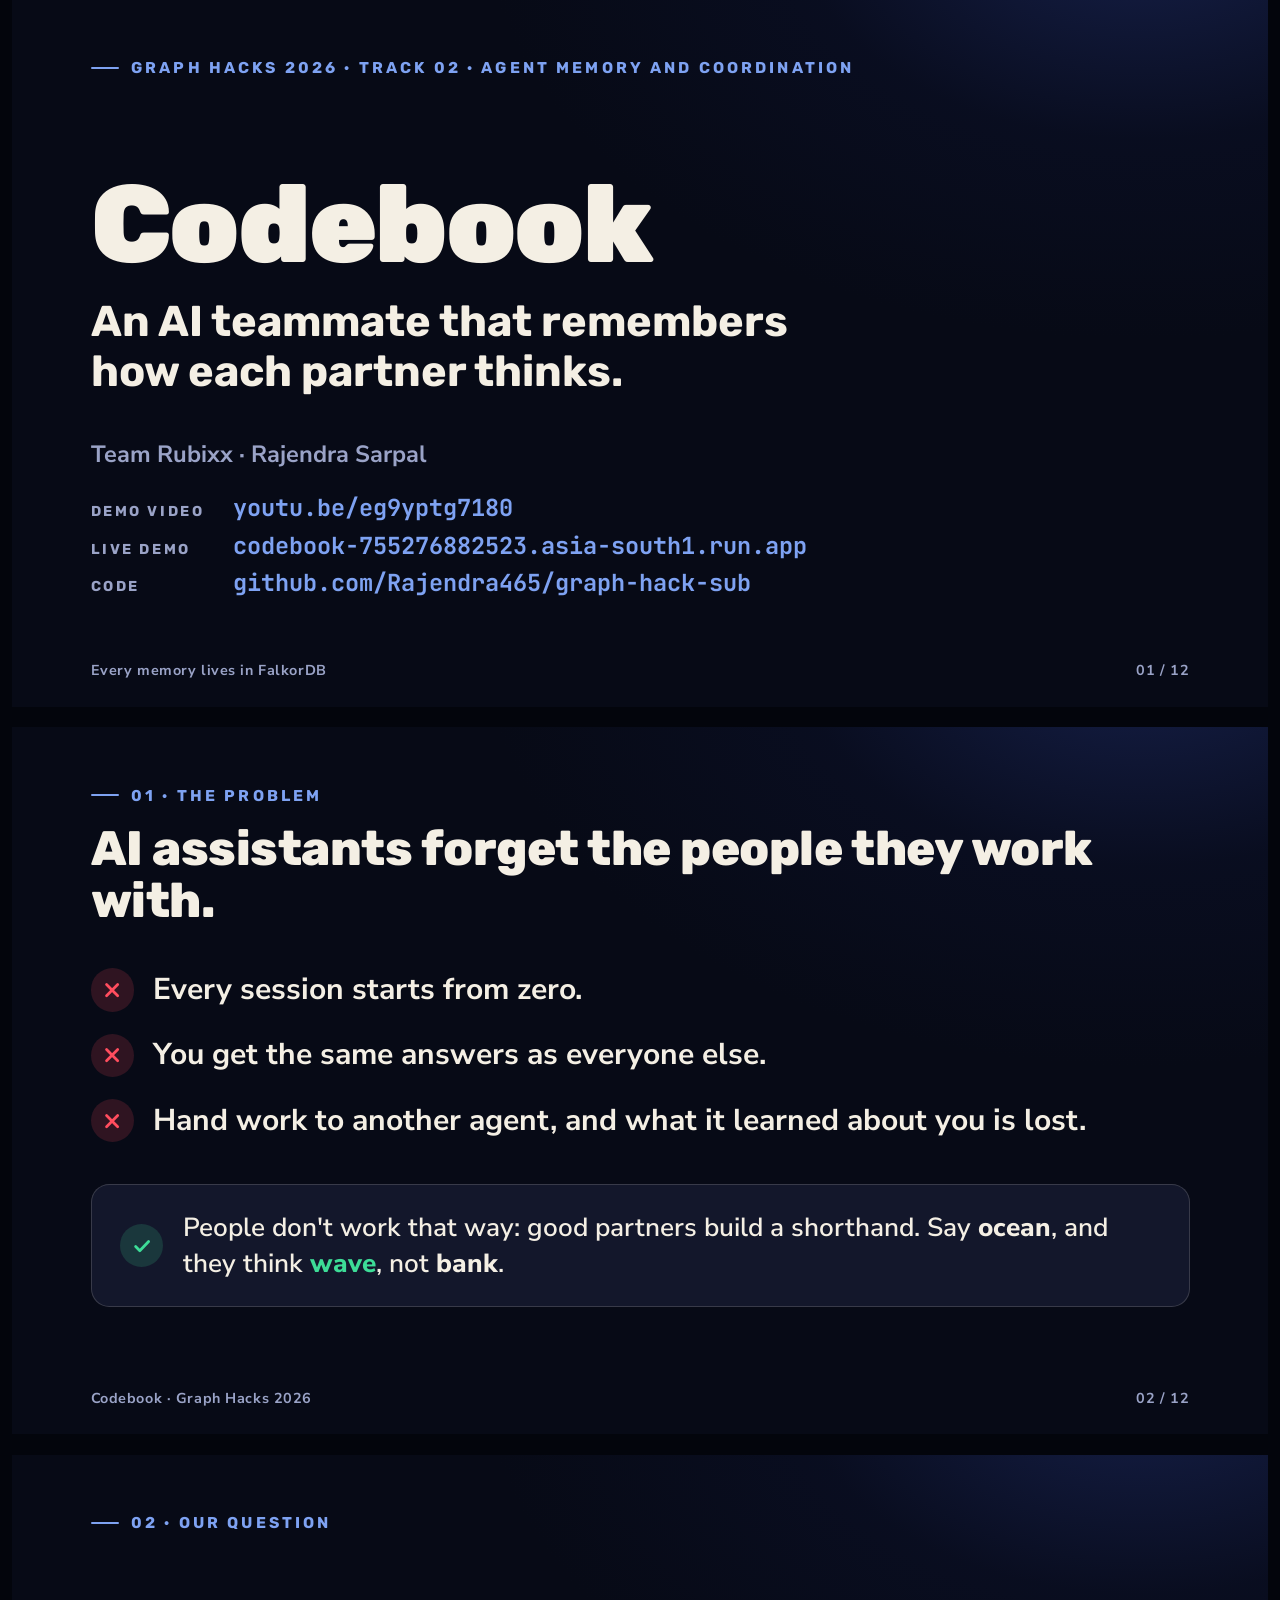
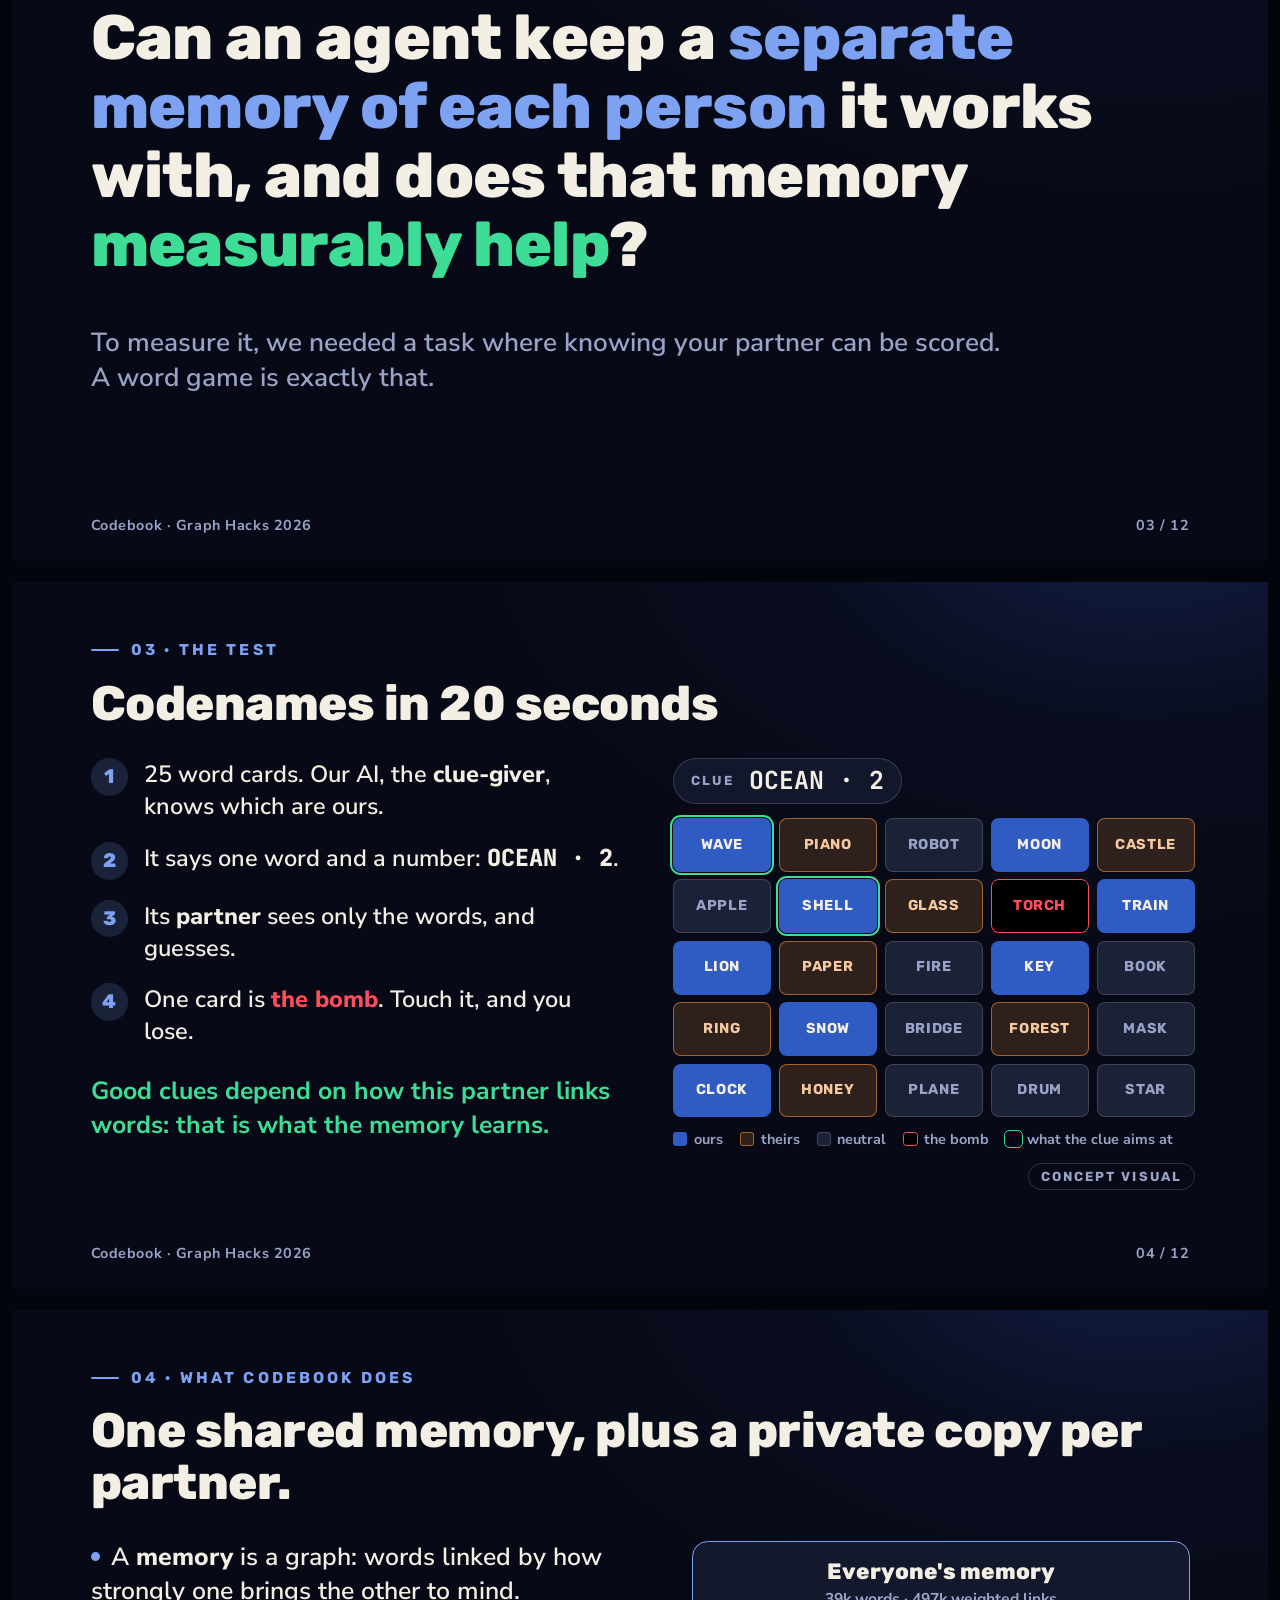
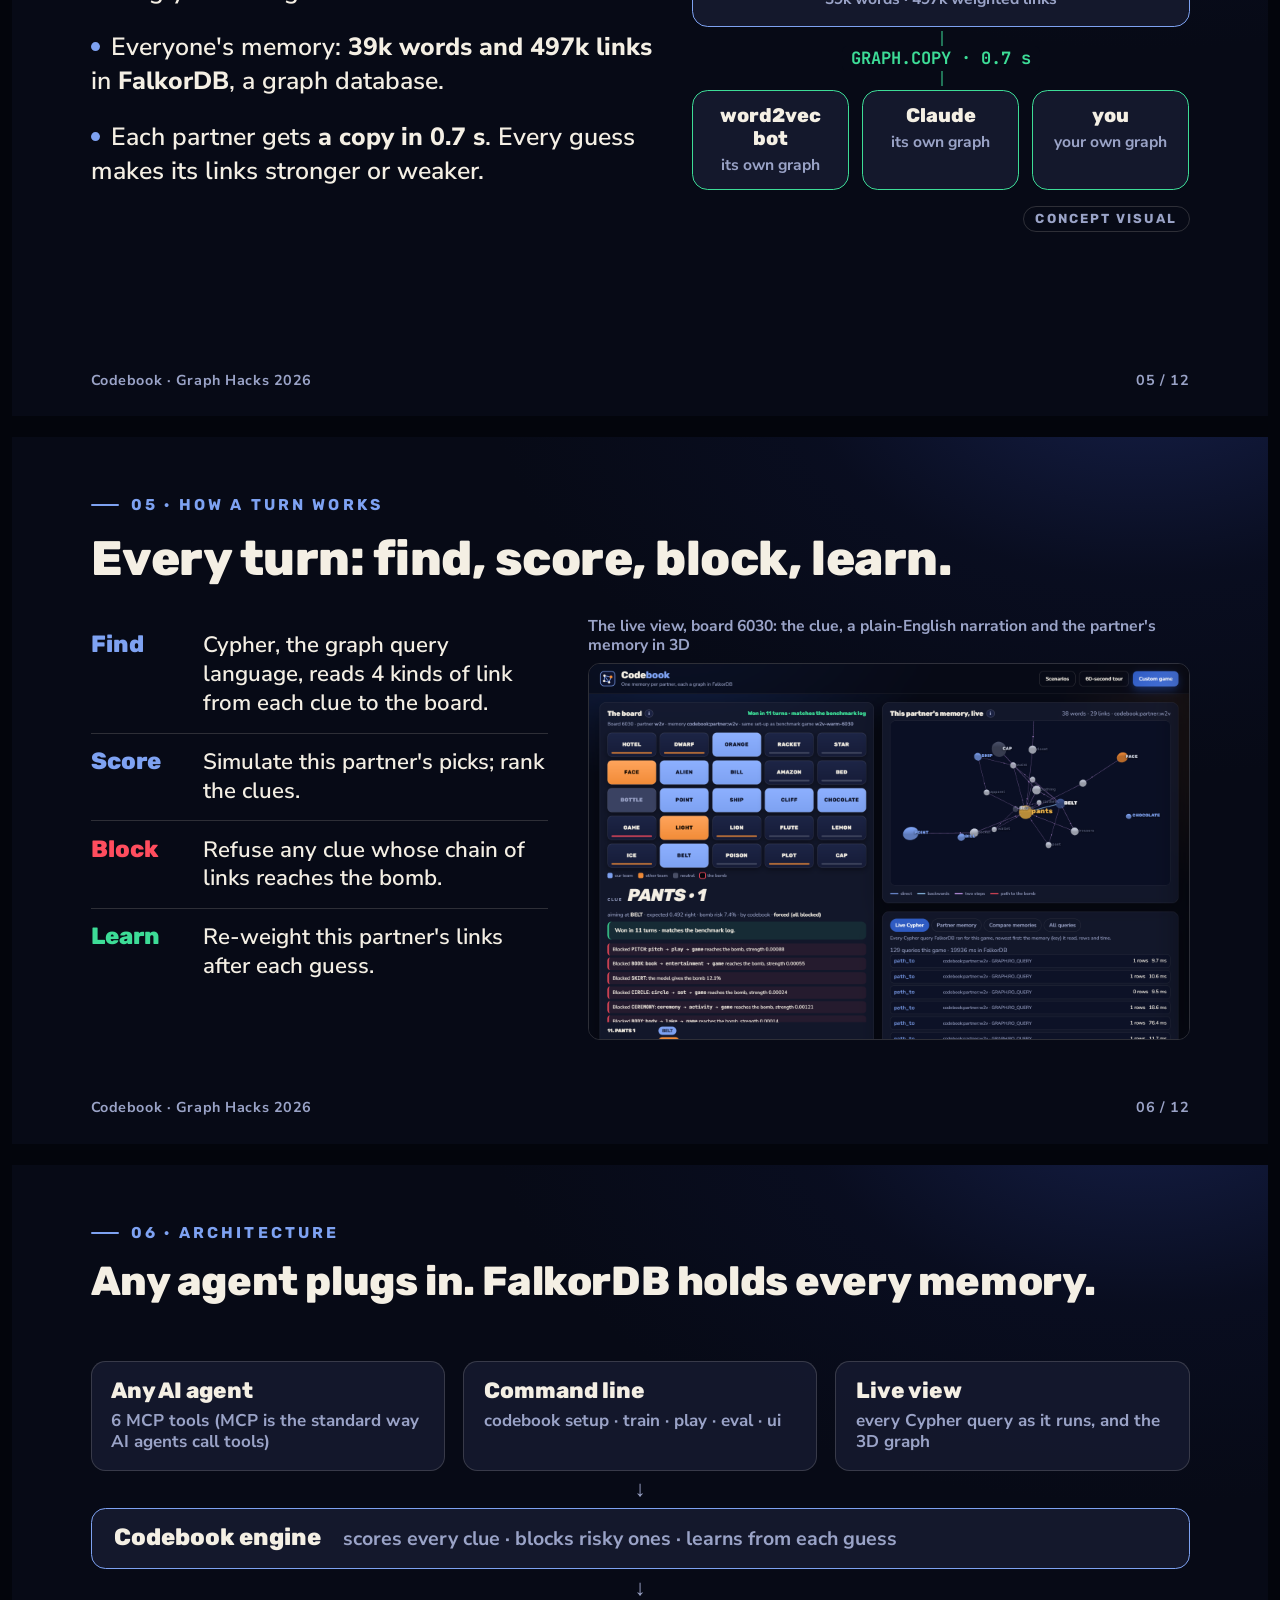
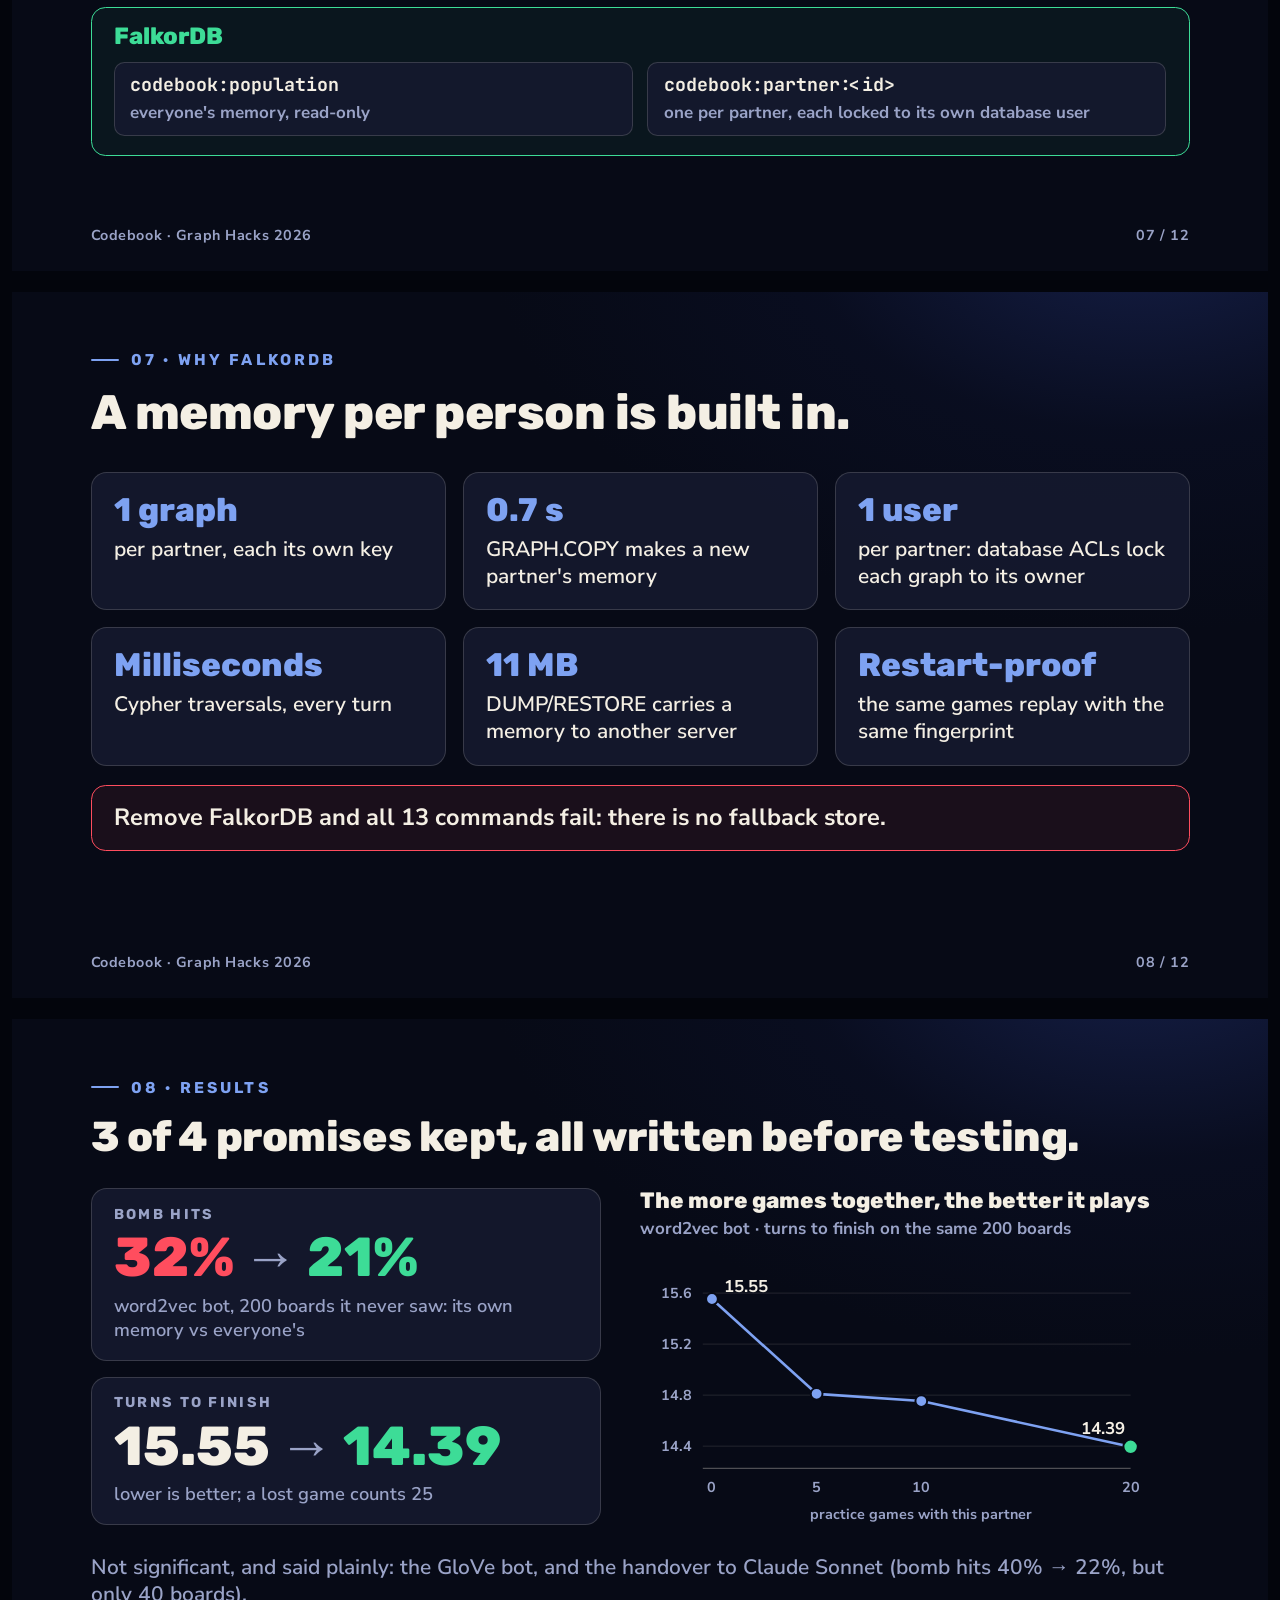
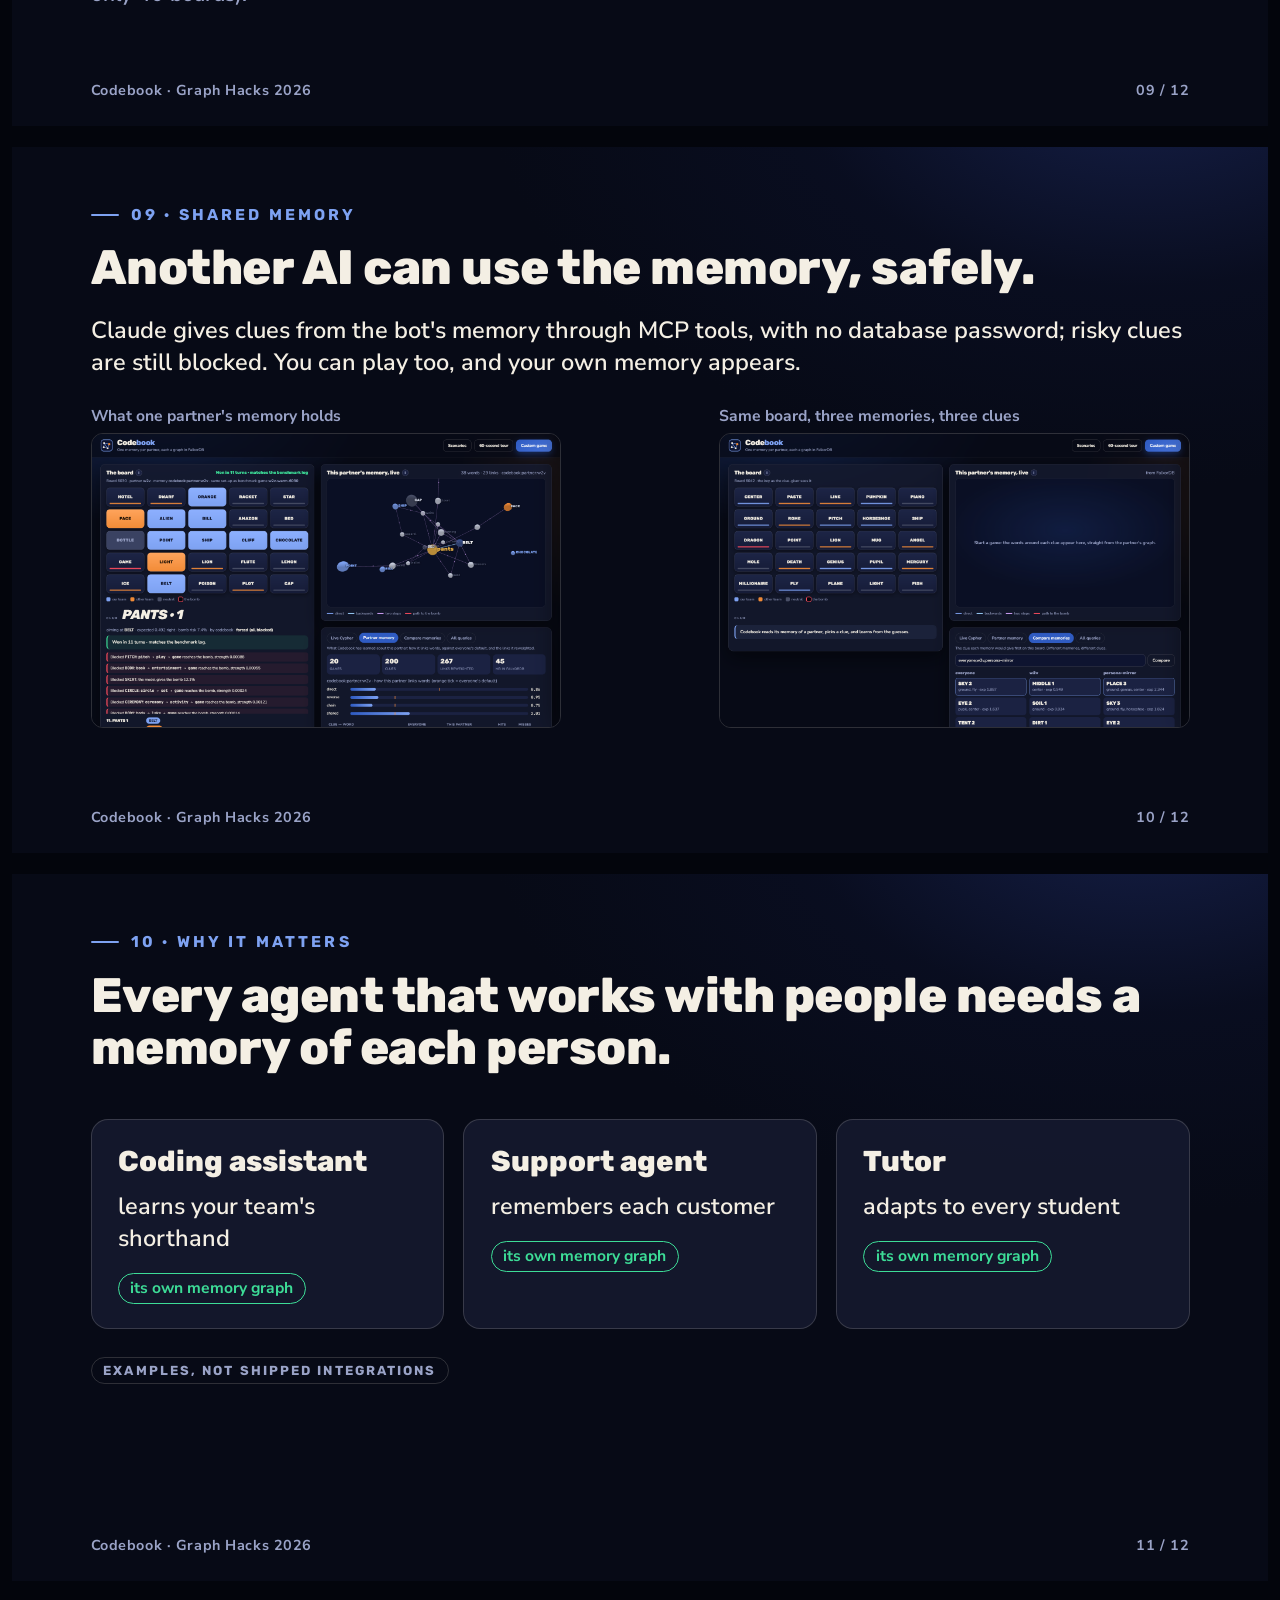
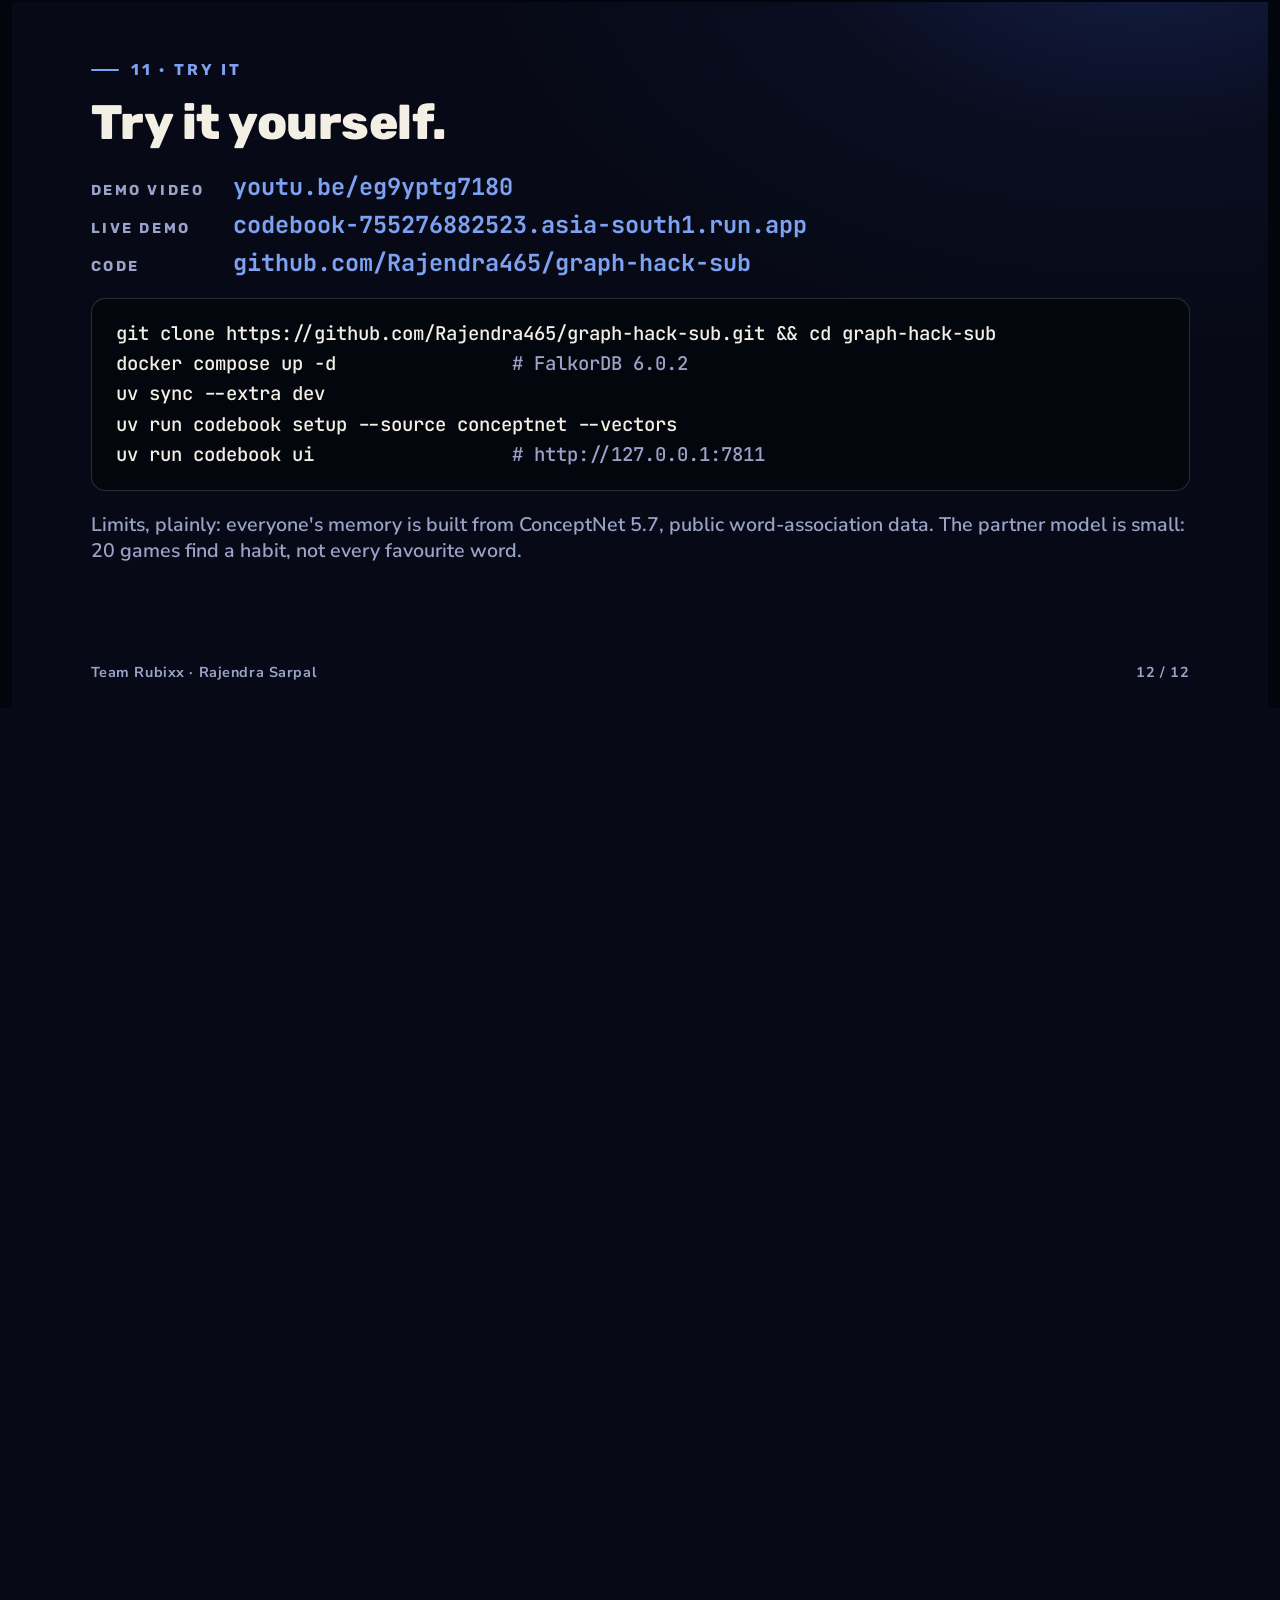
<file: docs/deck/index.html>
<!doctype html>
<html lang="en">
<head>
<meta charset="utf-8">
<meta name="viewport" content="width=device-width, initial-scale=1">
<title>Codebook pitch deck</title>
<link rel="preconnect" href="https://fonts.googleapis.com">
<link rel="preconnect" href="https://fonts.gstatic.com" crossorigin>
<link href="https://fonts.googleapis.com/css2?family=Rubik:wght@500;700;800;900&family=Nunito+Sans:wght@600;700;800&family=JetBrains+Mono:wght@500;700&display=swap" rel="stylesheet">
<style>
:root {
  --bg0: #070A16; --bg1: #0E1430; --bg2: #151A2E; --panel: rgba(21,26,46,0.92);
  --ink: #F4EFE4; --muted: #9AA3C7; --line: rgba(244,239,228,0.16);
  --blue: #7EA2F2; --blue-deep: #2F5BC2; --orange: #F28C38; --red: #FF4D5E; --green: #3DDC97;
  --display: "Rubik", Arial, sans-serif; --body: "Nunito Sans", Arial, sans-serif;
  --mono: "JetBrains Mono", Consolas, monospace;
}
@page { size: 1920px 1080px; margin: 0; }
* { box-sizing: border-box; -webkit-print-color-adjust: exact; print-color-adjust: exact; }
html, body { margin: 0; padding: 0; background: var(--bg0); color: var(--ink); font-family: var(--body); }
@media screen { body { background: #03050c; zoom: var(--fit, 1); } .slide { margin: 0 auto 32px; } }
.slide {
  position: relative; width: 1920px; height: 1080px; overflow: hidden; padding: 92px 120px 120px;
  background: radial-gradient(1400px 900px at 90% -12%, #16204a 0%, rgba(14,20,48,0.55) 38%, var(--bg0) 72%);
  break-after: page; page-break-after: always;
}
.slide:last-child { break-after: auto; page-break-after: auto; }
.label { display: flex; align-items: center; gap: 18px; font: 700 24px/1 var(--display); letter-spacing: .2em;
  text-transform: uppercase; color: var(--blue); }
.label::before { content: ""; width: 44px; height: 3px; border-radius: 2px; background: var(--blue); }
h1 { margin: 0; font: 900 168px/.92 var(--display); letter-spacing: -.02em; }
h2 { margin: 30px 0 0; max-width: 1640px; font: 800 74px/1.07 var(--display); letter-spacing: -.01em; }
p { margin: 0; font-size: 38px; line-height: 1.36; font-weight: 600; }
b { font-weight: 800; }
.muted { color: var(--muted); }
.blue { color: var(--blue); } .green { color: var(--green); } .red { color: var(--red); } .orange { color: var(--orange); }
.mono { font-family: var(--mono); }
a { color: inherit; text-decoration: none; }
.footer { position: absolute; left: 120px; right: 120px; bottom: 44px; display: flex; justify-content: space-between;
  font: 700 22px/1 var(--body); letter-spacing: .04em; color: var(--muted); }
.tag { display: inline-block; padding: 9px 18px; border: 1.5px solid var(--line); border-radius: 999px;
  font: 700 20px/1 var(--display); letter-spacing: .16em; text-transform: uppercase; color: var(--muted); }
.card { background: var(--panel); border: 1.5px solid var(--line); border-radius: 28px; padding: 38px 44px; }
.icon { flex: none; display: grid; place-items: center; width: 66px; height: 66px; border-radius: 50%; }
.icon svg { width: 34px; height: 34px; }
.icon.no { background: rgba(255,77,94,.16); color: var(--red); }
.icon.yes { background: rgba(61,220,151,.16); color: var(--green); }
.shot { display: block; width: 100%; border-radius: 18px; border: 1.5px solid var(--line); }
.cap { margin: 0 0 12px; font: 700 24px/1.2 var(--body); color: var(--muted); }

/* 1 · title */
.lead { margin-top: 34px; font: 700 66px/1.16 var(--display); color: var(--ink); }
.who { margin-top: 70px; font: 700 36px/1 var(--body); color: var(--muted); }
.links { margin-top: 44px; display: grid; gap: 22px; }
.links div { display: flex; align-items: baseline; gap: 28px; }
.links .k { width: 190px; font: 700 22px/1 var(--display); letter-spacing: .18em; text-transform: uppercase; color: var(--muted); }
.links a { font: 700 36px/1 var(--mono); color: var(--blue); }

/* 2 · problem */
.rows { margin-top: 64px; display: grid; gap: 34px; }
.row { display: flex; align-items: center; gap: 30px; font: 700 46px/1.2 var(--body); }
.contrast { margin-top: 64px; display: flex; align-items: center; gap: 30px; max-width: 1680px; }
.contrast p { font-size: 40px; }

/* 3 · question */
.question { margin-top: 110px; max-width: 1640px; font: 800 96px/1.1 var(--display); letter-spacing: -.01em; }
.question-sub { margin-top: 70px; max-width: 1400px; font-size: 40px; color: var(--muted); }

/* 4 · the test */
.two { display: grid; grid-template-columns: 820px 1fr; gap: 70px; margin-top: 44px; }
.steps { display: grid; gap: 30px; }
.step { display: flex; gap: 24px; align-items: flex-start; }
.num { flex: none; width: 58px; height: 58px; border-radius: 50%; display: grid; place-items: center;
  background: rgba(126,162,242,.16); color: var(--blue); font: 800 30px/1 var(--display); }
.step p { font-size: 36px; }
.punch { margin-top: 42px; font-size: 38px; color: var(--green); font-weight: 700; }
.clue { display: inline-flex; align-items: center; gap: 22px; margin-bottom: 22px; padding: 14px 26px;
  border-radius: 999px; background: var(--panel); border: 1.5px solid var(--line); }
.clue .k { font: 700 20px/1 var(--display); letter-spacing: .18em; color: var(--muted); }
.clue .v { font: 700 38px/1 var(--mono); }
.board { display: grid; grid-template-columns: repeat(5, 150px); gap: 12px; }
.c { height: 82px; border-radius: 12px; display: grid; place-items: center; font: 700 22px/1 var(--display);
  letter-spacing: .04em; border: 2px solid transparent; }
.c.o { background: var(--blue-deep); color: var(--ink); }
.c.t { background: rgba(242,140,56,.17); border-color: rgba(242,140,56,.6); color: #F7C9A0; }
.c.n { background: #1b2137; border-color: var(--line); color: var(--muted); }
.c.b { background: #000; border-color: var(--red); color: var(--red); }
.c.aim { outline: 4px solid var(--green); outline-offset: 3px; }
.legend { margin-top: 22px; display: flex; flex-wrap: wrap; gap: 14px 26px; font: 700 22px/1 var(--body); color: var(--muted); }
.legend span { display: inline-flex; align-items: center; gap: 10px; }
.legend i { display: inline-block; width: 22px; height: 22px; border-radius: 5px; }
.under { margin-top: 26px; display: flex; justify-content: flex-end; width: 798px; }

/* 5 · the idea */
.idea { display: grid; grid-template-columns: 860px 1fr; gap: 60px; margin-top: 50px; align-items: start; }
.bullets { display: grid; gap: 34px; }
.bullets p { font-size: 38px; }
.dot { display: inline-block; width: 14px; height: 14px; margin-right: 18px; border-radius: 50%; background: var(--blue);
  transform: translateY(-6px); }
.diagram { display: grid; justify-items: center; gap: 0; }
.box { border-radius: 24px; border: 2px solid var(--blue); background: var(--panel); padding: 26px 34px; text-align: center; }
.box .t { font: 800 34px/1.15 var(--display); }
.box .s { margin-top: 8px; font: 700 24px/1.2 var(--body); color: var(--muted); }
.arrow { height: 96px; display: grid; place-items: center; font: 700 26px/1 var(--mono); color: var(--green); position: relative; }
.arrow::before { content: ""; position: absolute; left: 50%; top: 6px; bottom: 6px; width: 3px; background: var(--green); opacity: .5; }
.arrow span { position: relative; padding: 6px 14px; background: var(--bg0); border-radius: 8px; }
.copies { display: grid; grid-template-columns: repeat(3, 1fr); gap: 20px; width: 100%; }
.copies .box { border-color: var(--green); padding: 22px 14px; }
.copies .t { font-size: 30px; }

/* 6 · a turn */
.turn { display: grid; grid-template-columns: 700px 1fr; gap: 60px; margin-top: 50px; }
.tstep { display: grid; grid-template-columns: 150px 1fr; gap: 22px; align-items: baseline; padding: 22px 0;
  border-bottom: 1.5px solid var(--line); }
.tstep:last-child { border-bottom: 0; }
.tstep .k { font: 800 36px/1 var(--display); }
.tstep p { font-size: 34px; line-height: 1.3; }

/* 7 · architecture */
.arch { margin-top: 44px; display: grid; gap: 0; }
.doors { display: grid; grid-template-columns: repeat(3, 1fr); gap: 28px; }
.door { padding: 26px 30px; border-radius: 22px; background: var(--panel); border: 1.5px solid var(--line); }
.door .t { font: 800 34px/1.1 var(--display); }
.door .s { margin-top: 10px; font: 700 26px/1.25 var(--body); color: var(--muted); }
.down { height: 58px; display: grid; place-items: center; color: var(--muted); font: 800 34px/1 var(--display); }
.engine { padding: 26px 34px; border-radius: 22px; background: var(--panel); border: 2px solid var(--blue);
  display: flex; align-items: baseline; gap: 34px; }
.engine .t { font: 800 36px/1 var(--display); }
.engine .s { font: 700 30px/1.2 var(--body); color: var(--muted); }
.falkor { padding: 26px 34px 30px; border-radius: 22px; border: 2px solid var(--green); background: rgba(61,220,151,.06); }
.falkor .t { font: 800 36px/1 var(--display); color: var(--green); }
.keys { margin-top: 20px; display: grid; grid-template-columns: 1fr 1fr; gap: 22px; }
.key { padding: 18px 24px; border-radius: 16px; background: var(--panel); border: 1.5px solid var(--line); }
.key .m { font: 700 28px/1.2 var(--mono); }
.key .s { margin-top: 8px; font: 700 26px/1.25 var(--body); color: var(--muted); }

/* 8 · why falkordb */
.grid6 { margin-top: 50px; display: grid; grid-template-columns: repeat(3, 1fr); gap: 26px; }
.tile { padding: 30px 34px; border-radius: 24px; background: var(--panel); border: 1.5px solid var(--line); min-height: 210px; }
.tile .big { font: 800 50px/1.05 var(--display); color: var(--blue); }
.tile p { margin-top: 14px; font-size: 32px; line-height: 1.28; }
.banner { margin-top: 30px; padding: 26px 34px; border-radius: 22px; border: 2px solid var(--red);
  background: rgba(255,77,94,.08); font: 700 36px/1.25 var(--body); }

/* 9 · results */
.results { display: grid; grid-template-columns: 780px 1fr; gap: 60px; margin-top: 44px; }
.stat { padding: 28px 34px; border-radius: 24px; background: var(--panel); border: 1.5px solid var(--line); }
.stat + .stat { margin-top: 24px; }
.stat .k { font: 700 22px/1 var(--display); letter-spacing: .16em; text-transform: uppercase; color: var(--muted); }
.stat .v { margin-top: 14px; font: 800 84px/1 var(--display); }
.stat .v .arrowr { color: var(--muted); font-weight: 700; margin: 0 14px; }
.stat p { margin-top: 12px; font-size: 28px; line-height: 1.3; color: var(--muted); }
.chart-title { font: 800 34px/1.15 var(--display); }
.chart-sub { margin-top: 8px; font: 700 26px/1.2 var(--body); color: var(--muted); }
.chart { margin-top: 10px; }
.chart text { font-family: var(--body); font-weight: 700; }
.honest { margin-top: 34px; font-size: 32px; line-height: 1.32; color: var(--muted); }

/* 10 · coordination */
.coord .intro { margin-top: 30px; max-width: 1680px; font-size: 36px; }
.pair { margin-top: 44px; display: grid; grid-template-columns: 720px 720px; justify-content: space-between; }

/* 11 · beyond */
.uses { margin-top: 70px; display: grid; grid-template-columns: repeat(3, 1fr); gap: 30px; }
.use { padding: 40px 40px 36px; border-radius: 26px; background: var(--panel); border: 1.5px solid var(--line); }
.use .t { font: 800 44px/1.1 var(--display); }
.use p { margin-top: 18px; font-size: 36px; }
.use .chip { margin-top: 30px; display: inline-block; padding: 10px 18px; border-radius: 999px; border: 2px solid var(--green);
  color: var(--green); font: 700 24px/1 var(--body); }
.foot-tag { margin-top: 44px; }

/* 12 · try it */
.try { margin-top: 40px; display: grid; gap: 18px; }
.code { margin-top: 36px; padding: 30px 38px; border-radius: 22px; background: #04060e; border: 1.5px solid var(--line);
  font: 500 29px/1.6 var(--mono); color: var(--ink); white-space: pre; }
.code .c2 { color: var(--muted); }
.limits { margin-top: 32px; max-width: 1680px; font-size: 30px; line-height: 1.34; color: var(--muted); }
</style>
</head>
<body>

<!-- 1 · title -->
<section class="slide" aria-label="Slide 1: Codebook">
  <div class="label">Graph Hacks 2026 · Track 02 · Agent Memory and Coordination</div>
  <h1 style="margin-top:150px">Codebook</h1>
  <div class="lead">An AI teammate that remembers<br>how each partner thinks.</div>
  <div class="who">Team Rubixx · Rajendra Sarpal</div>
  <div class="links">
    <div><span class="k">Demo video</span><a href="https://youtu.be/eg9yptg7180">youtu.be/eg9yptg7180</a></div>
    <div><span class="k">Live demo</span><a href="https://codebook-755276882523.asia-south1.run.app">codebook-755276882523.asia-south1.run.app</a></div>
    <div><span class="k">Code</span><a href="https://github.com/Rajendra465/graph-hack-sub">github.com/Rajendra465/graph-hack-sub</a></div>
  </div>
  <div class="footer"><span>Every memory lives in FalkorDB</span><span>01 / 12</span></div>
</section>

<!-- 2 · problem -->
<section class="slide" aria-label="Slide 2: The problem">
  <div class="label">01 · The problem</div>
  <h2>AI assistants forget the people they work with.</h2>
  <div class="rows">
    <div class="row"><span class="icon no"><svg viewBox="0 0 24 24" fill="none"><path d="M6 6l12 12M18 6L6 18" stroke="currentColor" stroke-width="3" stroke-linecap="round"/></svg></span>Every session starts from zero.</div>
    <div class="row"><span class="icon no"><svg viewBox="0 0 24 24" fill="none"><path d="M6 6l12 12M18 6L6 18" stroke="currentColor" stroke-width="3" stroke-linecap="round"/></svg></span>You get the same answers as everyone else.</div>
    <div class="row"><span class="icon no"><svg viewBox="0 0 24 24" fill="none"><path d="M6 6l12 12M18 6L6 18" stroke="currentColor" stroke-width="3" stroke-linecap="round"/></svg></span>Hand work to another agent, and what it learned about you is lost.</div>
  </div>
  <div class="card contrast">
    <span class="icon yes"><svg viewBox="0 0 24 24" fill="none"><path d="M5 12.5l4.5 4.5L19 7" stroke="currentColor" stroke-width="3" stroke-linecap="round" stroke-linejoin="round"/></svg></span>
    <p>People don't work that way: good partners build a shorthand. Say <b>ocean</b>, and they think <b class="green">wave</b>, not <b>bank</b>.</p>
  </div>
  <div class="footer"><span>Codebook · Graph Hacks 2026</span><span>02 / 12</span></div>
</section>

<!-- 3 · question -->
<section class="slide" aria-label="Slide 3: Our question">
  <div class="label">02 · Our question</div>
  <div class="question">Can an agent keep a <span class="blue">separate memory of each person</span> it works with, and does that memory <span class="green">measurably help</span>?</div>
  <p class="question-sub">To measure it, we needed a task where knowing your partner can be scored. A word game is exactly that.</p>
  <div class="footer"><span>Codebook · Graph Hacks 2026</span><span>03 / 12</span></div>
</section>

<!-- 4 · the test -->
<section class="slide" aria-label="Slide 4: The test, Codenames">
  <div class="label">03 · The test</div>
  <h2>Codenames in 20 seconds</h2>
  <div class="two">
    <div>
      <div class="steps">
        <div class="step"><span class="num">1</span><p>25 word cards. Our AI, the <b>clue-giver</b>, knows which are ours.</p></div>
        <div class="step"><span class="num">2</span><p>It says one word and a number: <b class="mono">OCEAN · 2</b>.</p></div>
        <div class="step"><span class="num">3</span><p>Its <b>partner</b> sees only the words, and guesses.</p></div>
        <div class="step"><span class="num">4</span><p>One card is <b class="red">the bomb</b>. Touch it, and you lose.</p></div>
      </div>
      <p class="punch">Good clues depend on how this partner links words: that is what the memory learns.</p>
    </div>
    <div>
      <div class="clue"><span class="k">CLUE</span><span class="v">OCEAN · 2</span></div>
      <div class="board">
        <div class="c o aim">WAVE</div><div class="c t">PIANO</div><div class="c n">ROBOT</div><div class="c o">MOON</div><div class="c t">CASTLE</div>
        <div class="c n">APPLE</div><div class="c o aim">SHELL</div><div class="c t">GLASS</div><div class="c b">TORCH</div><div class="c o">TRAIN</div>
        <div class="c o">LION</div><div class="c t">PAPER</div><div class="c n">FIRE</div><div class="c o">KEY</div><div class="c n">BOOK</div>
        <div class="c t">RING</div><div class="c o">SNOW</div><div class="c n">BRIDGE</div><div class="c t">FOREST</div><div class="c n">MASK</div>
        <div class="c o">CLOCK</div><div class="c t">HONEY</div><div class="c n">PLANE</div><div class="c n">DRUM</div><div class="c n">STAR</div>
      </div>
      <div class="legend">
        <span><i style="background:var(--blue-deep)"></i>ours</span>
        <span><i style="background:rgba(242,140,56,.17);border:2px solid rgba(242,140,56,.6)"></i>theirs</span>
        <span><i style="background:#1b2137;border:2px solid var(--line)"></i>neutral</span>
        <span><i style="background:#000;border:2px solid var(--red)"></i>the bomb</span>
        <span><i style="outline:3px solid var(--green);outline-offset:2px;background:transparent"></i>what the clue aims at</span>
      </div>
      <div class="under"><span class="tag">Concept visual</span></div>
    </div>
  </div>
  <div class="footer"><span>Codebook · Graph Hacks 2026</span><span>04 / 12</span></div>
</section>

<!-- 5 · the idea -->
<section class="slide" aria-label="Slide 5: What Codebook does">
  <div class="label">04 · What Codebook does</div>
  <h2>One shared memory, plus a private copy per partner.</h2>
  <div class="idea">
    <div class="bullets">
      <p><span class="dot"></span>A <b>memory</b> is a graph: words linked by how strongly one brings the other to mind.</p>
      <p><span class="dot"></span>Everyone's memory: <b>39k words and 497k links</b> in <b>FalkorDB</b>, a graph database.</p>
      <p><span class="dot"></span>Each partner gets <b>a copy in 0.7 s</b>. Every guess makes its links stronger or weaker.</p>
    </div>
    <div class="diagram">
      <div class="box" style="width:100%"><div class="t">Everyone's memory</div><div class="s">39k words · 497k weighted links</div></div>
      <div class="arrow"><span>GRAPH.COPY · 0.7 s</span></div>
      <div class="copies">
        <div class="box"><div class="t">word2vec bot</div><div class="s">its own graph</div></div>
        <div class="box"><div class="t">Claude</div><div class="s">its own graph</div></div>
        <div class="box"><div class="t">you</div><div class="s">your own graph</div></div>
      </div>
      <div class="under" style="width:100%;margin-top:24px"><span class="tag">Concept visual</span></div>
    </div>
  </div>
  <div class="footer"><span>Codebook · Graph Hacks 2026</span><span>05 / 12</span></div>
</section>

<!-- 6 · a turn -->
<section class="slide" aria-label="Slide 6: Every turn">
  <div class="label">05 · How a turn works</div>
  <h2>Every turn: find, score, block, learn.</h2>
  <div class="turn">
    <div>
      <div class="tstep"><span class="k blue">Find</span><p>Cypher, the graph query language, reads 4 kinds of link from each clue to the board.</p></div>
      <div class="tstep"><span class="k blue">Score</span><p>Simulate this partner's picks; rank the clues.</p></div>
      <div class="tstep"><span class="k red">Block</span><p>Refuse any clue whose chain of links reaches the bomb.</p></div>
      <div class="tstep"><span class="k green">Learn</span><p>Re-weight this partner's links after each guess.</p></div>
    </div>
    <div>
      <p class="cap">The live view, board 6030: the clue, a plain-English narration and the partner's memory in 3D</p>
      <img class="shot" src="../img/live-view.png" alt="The live view on board 6030 with the word2vec bot's own memory">
    </div>
  </div>
  <div class="footer"><span>Codebook · Graph Hacks 2026</span><span>06 / 12</span></div>
</section>

<!-- 7 · architecture -->
<section class="slide" aria-label="Slide 7: Architecture">
  <div class="label">06 · Architecture</div>
  <h2 style="font-size:62px">Any agent plugs in. FalkorDB holds every memory.</h2>
  <div class="arch">
    <div class="doors" style="margin-top:44px">
      <div class="door"><div class="t">Any AI agent</div><div class="s">6 MCP tools (MCP is the standard way AI agents call tools)</div></div>
      <div class="door"><div class="t">Command line</div><div class="s">codebook setup · train · play · eval · ui</div></div>
      <div class="door"><div class="t">Live view</div><div class="s">every Cypher query as it runs, and the 3D graph</div></div>
    </div>
    <div class="down">↓</div>
    <div class="engine"><span class="t">Codebook engine</span><span class="s">scores every clue · blocks risky ones · learns from each guess</span></div>
    <div class="down">↓</div>
    <div class="falkor">
      <div class="t">FalkorDB</div>
      <div class="keys">
        <div class="key"><div class="m">codebook:population</div><div class="s">everyone's memory, read-only</div></div>
        <div class="key"><div class="m">codebook:partner:&lt;id&gt;</div><div class="s">one per partner, each locked to its own database user</div></div>
      </div>
    </div>
  </div>
  <div class="footer"><span>Codebook · Graph Hacks 2026</span><span>07 / 12</span></div>
</section>

<!-- 8 · why falkordb -->
<section class="slide" aria-label="Slide 8: Why FalkorDB">
  <div class="label">07 · Why FalkorDB</div>
  <h2>A memory per person is built in.</h2>
  <div class="grid6">
    <div class="tile"><div class="big">1 graph</div><p>per partner, each its own key</p></div>
    <div class="tile"><div class="big">0.7 s</div><p>GRAPH.COPY makes a new partner's memory</p></div>
    <div class="tile"><div class="big">1 user</div><p>per partner: database ACLs lock each graph to its owner</p></div>
    <div class="tile"><div class="big">Milliseconds</div><p>Cypher traversals, every turn</p></div>
    <div class="tile"><div class="big">11 MB</div><p>DUMP/RESTORE carries a memory to another server</p></div>
    <div class="tile"><div class="big">Restart-proof</div><p>the same games replay with the same fingerprint</p></div>
  </div>
  <div class="banner">Remove FalkorDB and all 13 commands fail: there is no fallback store.</div>
  <div class="footer"><span>Codebook · Graph Hacks 2026</span><span>08 / 12</span></div>
</section>

<!-- 9 · results -->
<section class="slide" aria-label="Slide 9: Results">
  <div class="label">08 · Results</div>
  <h2 style="font-size:64px">3 of 4 promises kept, all written before testing.</h2>
  <div class="results">
    <div>
      <div class="stat">
        <div class="k">Bomb hits</div>
        <div class="v"><span class="red">32%</span><span class="arrowr">→</span><span class="green">21%</span></div>
        <p>word2vec bot, 200 boards it never saw: its own memory vs everyone's</p>
      </div>
      <div class="stat">
        <div class="k">Turns to finish</div>
        <div class="v">15.55<span class="arrowr">→</span><span class="green">14.39</span></div>
        <p>lower is better; a lost game counts 25</p>
      </div>
    </div>
    <div>
      <div class="chart-title">The more games together, the better it plays</div>
      <div class="chart-sub">word2vec bot · turns to finish on the same 200 boards</div>
      <svg class="chart" width="780" height="430" viewBox="0 0 780 430" role="img" aria-label="Turns to finish after 0, 5, 10 and 20 practice games: 15.55, 14.81, 14.75, 14.39">
        <g stroke="rgba(244,239,228,0.12)" stroke-width="1.5">
          <line x1="96" y1="72" x2="750" y2="72"/><line x1="96" y1="150" x2="750" y2="150"/>
          <line x1="96" y1="228" x2="750" y2="228"/><line x1="96" y1="306" x2="750" y2="306"/>
        </g>
        <line x1="96" y1="340" x2="750" y2="340" stroke="rgba(244,239,228,0.3)" stroke-width="2"/>
        <g fill="#9AA3C7" font-size="22" text-anchor="end">
          <text x="80" y="80">15.6</text><text x="80" y="158">15.2</text><text x="80" y="236">14.8</text><text x="80" y="314">14.4</text>
        </g>
        <g fill="#9AA3C7" font-size="22" text-anchor="middle">
          <text x="110" y="376">0</text><text x="270" y="376">5</text><text x="430" y="376">10</text><text x="750" y="376">20</text>
          <text x="430" y="418">practice games with this partner</text>
        </g>
        <polyline points="110,81 270,226 430,237 750,307" fill="none" stroke="#7EA2F2" stroke-width="4" stroke-linejoin="round" stroke-linecap="round"/>
        <g stroke="#070A16" stroke-width="3">
          <circle cx="110" cy="81" r="9" fill="#7EA2F2"><title>0 games: 15.55 turns</title></circle>
          <circle cx="270" cy="226" r="9" fill="#7EA2F2"><title>5 games: 14.81 turns</title></circle>
          <circle cx="430" cy="237" r="9" fill="#7EA2F2"><title>10 games: 14.75 turns</title></circle>
          <circle cx="750" cy="307" r="11" fill="#3DDC97"><title>20 games: 14.39 turns</title></circle>
        </g>
        <g fill="#F4EFE4" font-size="26">
          <text x="128" y="70">15.55</text><text x="742" y="288" text-anchor="end">14.39</text>
        </g>
      </svg>
    </div>
  </div>
  <p class="honest">Not significant, and said plainly: the GloVe bot, and the handover to Claude Sonnet (bomb hits 40% → 22%, but only 40 boards).</p>
  <div class="footer"><span>Codebook · Graph Hacks 2026</span><span>09 / 12</span></div>
</section>

<!-- 10 · coordination -->
<section class="slide coord" aria-label="Slide 10: Shared memory between agents">
  <div class="label">09 · Shared memory</div>
  <h2>Another AI can use the memory, safely.</h2>
  <p class="intro">Claude gives clues from the bot's memory through MCP tools, with no database password; risky clues are still blocked. You can play too, and your own memory appears.</p>
  <div class="pair">
    <div><p class="cap">What one partner's memory holds</p><img class="shot" src="../img/partner-memory.png" alt="The word2vec bot's memory: style weights, reweighted links and favourite words"></div>
    <div><p class="cap">Same board, three memories, three clues</p><img class="shot" src="../img/compare-memories.png" alt="Board 6042 compared across three memories"></div>
  </div>
  <div class="footer"><span>Codebook · Graph Hacks 2026</span><span>10 / 12</span></div>
</section>

<!-- 11 · beyond -->
<section class="slide" aria-label="Slide 11: Beyond the game">
  <div class="label">10 · Why it matters</div>
  <h2>Every agent that works with people needs a memory of each person.</h2>
  <div class="uses">
    <div class="use"><div class="t">Coding assistant</div><p>learns your team's shorthand</p><span class="chip">its own memory graph</span></div>
    <div class="use"><div class="t">Support agent</div><p>remembers each customer</p><span class="chip">its own memory graph</span></div>
    <div class="use"><div class="t">Tutor</div><p>adapts to every student</p><span class="chip">its own memory graph</span></div>
  </div>
  <div class="foot-tag"><span class="tag">Examples, not shipped integrations</span></div>
  <div class="footer"><span>Codebook · Graph Hacks 2026</span><span>11 / 12</span></div>
</section>

<!-- 12 · try it -->
<section class="slide" aria-label="Slide 12: Try it">
  <div class="label">11 · Try it</div>
  <h2>Try it yourself.</h2>
  <div class="links" style="margin-top:40px">
    <div><span class="k">Demo video</span><a href="https://youtu.be/eg9yptg7180">youtu.be/eg9yptg7180</a></div>
    <div><span class="k">Live demo</span><a href="https://codebook-755276882523.asia-south1.run.app">codebook-755276882523.asia-south1.run.app</a></div>
    <div><span class="k">Code</span><a href="https://github.com/Rajendra465/graph-hack-sub">github.com/Rajendra465/graph-hack-sub</a></div>
  </div>
  <div class="code">git clone https://github.com/Rajendra465/graph-hack-sub.git && cd graph-hack-sub
docker compose up -d                <span class="c2"># FalkorDB 6.0.2</span>
uv sync --extra dev
uv run codebook setup --source conceptnet --vectors
uv run codebook ui                  <span class="c2"># http://127.0.0.1:7811</span></div>
  <p class="limits">Limits, plainly: everyone's memory is built from ConceptNet 5.7, public word-association data. The partner model is small: 20 games find a habit, not every favourite word.</p>
  <div class="footer"><span>Team Rubixx · Rajendra Sarpal</span><span>12 / 12</span></div>
</section>

<script>
  // On screen, shrink the 1920px slides to fit the window; printing ignores this (zoom is screen-only).
  (function fit() {
    document.documentElement.style.setProperty("--fit", Math.min(1, (window.innerWidth - 24) / 1920));
    window.addEventListener("resize", fit, { once: true });
  })();
</script>
</body>
</html>
</file>
